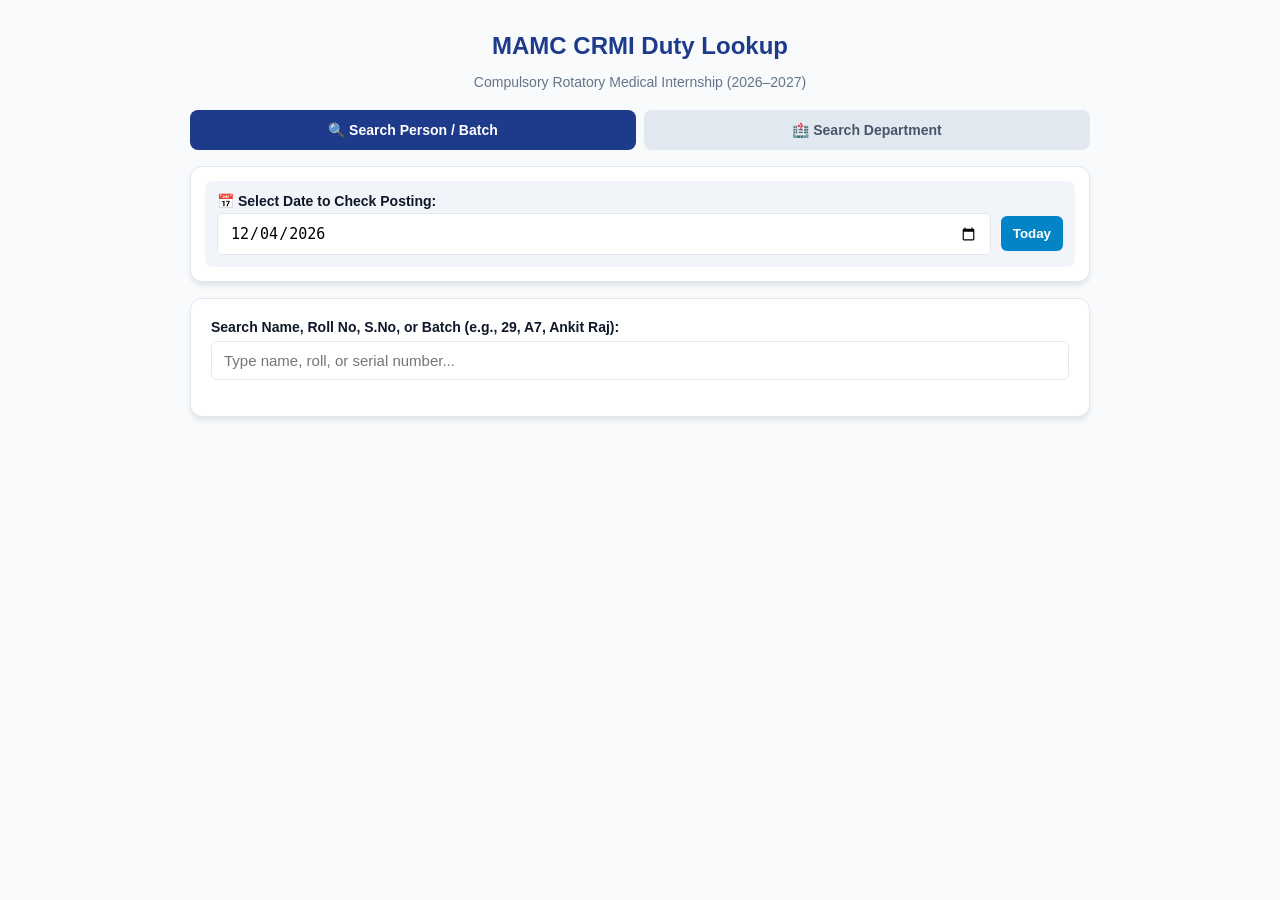
<file: InternshipRoster.html>
<!DOCTYPE html>
<html lang="en">
<head>
  <meta charset="UTF-8">
  <meta name="viewport" content="width=device-width, initial-scale=1.0">
  <title>MAMC CRMI Duty Roster Lookup</title>
  <style>
    :root {
      --primary: #1e3a8a;
      --secondary: #0284c7;
      --bg: #f8fafc;
      --card: #ffffff;
      --text: #0f172a;
      --border: #e2e8f0;
    }
    body {
      font-family: -apple-system, BlinkMacSystemFont, "Segoe UI", Roboto, Helvetica, Arial, sans-serif;
      background: var(--bg);
      color: var(--text);
      margin: 0;
      padding: 16px;
    }
    .container {
      max-width: 900px;
      margin: 0 auto;
    }
    h1 {
      color: var(--primary);
      text-align: center;
      margin-bottom: 4px;
      font-size: 24px;
    }
    .subtitle {
      text-align: center;
      color: #64748b;
      margin-bottom: 20px;
      font-size: 14px;
    }
    .tabs {
      display: flex;
      gap: 8px;
      margin-bottom: 16px;
    }
    .tab-btn {
      flex: 1;
      padding: 12px 8px;
      border: none;
      background: #e2e8f0;
      cursor: pointer;
      font-weight: 600;
      border-radius: 8px;
      color: #475569;
      font-size: 14px;
    }
    .tab-btn.active {
      background: var(--primary);
      color: white;
    }
    .card {
      background: var(--card);
      padding: 20px;
      border-radius: 12px;
      box-shadow: 0 4px 6px -1px rgba(0, 0, 0, 0.1);
      border: 1px solid var(--border);
    }
    .input-group {
      margin-bottom: 16px;
    }
    label {
      display: block;
      font-weight: 600;
      margin-bottom: 6px;
      font-size: 14px;
    }
    input, select {
      width: 100%;
      padding: 10px 12px;
      border: 1px solid var(--border);
      border-radius: 6px;
      box-sizing: border-box;
      font-size: 15px;
    }
    .date-row {
      display: flex;
      gap: 10px;
      align-items: center;
      background: #f1f5f9;
      padding: 12px;
      border-radius: 8px;
      margin-bottom: 16px;
    }
    .date-row input {
      background: white;
    }
    .badge {
      display: inline-block;
      padding: 3px 8px;
      border-radius: 12px;
      background: #e0f2fe;
      color: #0369a1;
      font-weight: bold;
      font-size: 13px;
    }
    .info-banner {
      background: #eff6ff;
      border-left: 4px solid var(--secondary);
      padding: 10px 14px;
      border-radius: 4px;
      margin-bottom: 16px;
      font-size: 14px;
    }
    table {
      width: 100%;
      border-collapse: collapse;
      margin-top: 12px;
      font-size: 14px;
    }
    th, td {
      padding: 10px 8px;
      text-align: left;
      border-bottom: 1px solid var(--border);
    }
    th {
      background: #f1f5f9;
      color: #334155;
    }
    .hidden { display: none; }
  </style>
</head>
<body>

<div class="container">
  <h1>MAMC CRMI Duty Lookup</h1>
  <p class="subtitle">Compulsory Rotatory Medical Internship (2026–2027)</p>

  <div class="tabs">
    <button class="tab-btn active" onclick="switchTab('person')">🔍 Search Person / Batch</button>
    <button class="tab-btn" onclick="switchTab('department')">🏥 Search Department</button>
  </div>

  <!-- SHARED DATE SELECTOR -->
  <div class="card" style="margin-bottom: 16px; padding: 14px;">
    <div class="date-row" style="margin-bottom: 0;">
      <div style="flex: 1;">
        <label for="dutyDate" style="margin-bottom: 4px;">📅 Select Date to Check Posting:</label>
        <input type="date" id="dutyDate" min="2026-05-23" max="2027-05-22" onchange="onDateOrSelectionChange()">
      </div>
      <button onclick="setTodayDate()" style="padding: 10px 12px; border: none; background: var(--secondary); color: white; font-weight: 600; border-radius: 6px; cursor: pointer; margin-top: 18px;">Today</button>
    </div>
  </div>

  <!-- TAB 1: SEARCH BY PERSON -->
  <div id="person-tab" class="card">
    <div class="input-group">
     <label for="studentSearch">Search Name, Roll No, S.No, or Batch (e.g., 29, A7, Ankit Raj):</label>
<input type="text" id="studentSearch" placeholder="Type name, roll, or serial number..." oninput="searchStudent()">

    </div>
    <div id="studentResults" class="results"></div>
  </div>

  <!-- TAB 2: SEARCH BY DEPARTMENT -->
  <div id="department-tab" class="card hidden">
    <div class="input-group">
      <label for="deptSelect">Select Department:</label>
      <select id="deptSelect" onchange="searchDepartment()">
        <option value="">-- Choose Department --</option>
        <option value="PSM">Community Medicine (PSM)</option>
        <option value="Forensic">Forensic Medicine</option>
        <option value="MED">General Medicine</option>
        <option value="Surgery">General Surgery</option>
        <option value="DVL">Dermatology (DVL)</option>
        <option value="ObsGynae">Obstetrics & Gynaecology</option>
        <option value="Psychy">Psychiatry</option>
        <option value="Pediatrics">Pediatrics</option>
        <option value="Caslty">Casualty / Emergency</option>
        <option value="ENT">ENT</option>
        <option value="Ophtha">Ophthalmology</option>
        <option value="Ortho">Orthopedics</option>
        <option value="Anaest">Anesthesia</option>
        <option value="Pulm Med">Pulmonary Medicine (Elective)</option>
        <option value="Radiology">Radiology (Elective)</option>
      </select>
    </div>
    <div id="deptResults" class="results"></div>
  </div>
</div>

<script>
  // --- MASTER DATA (S.NO 1 TO 197) ---
  const interns = [
    { sno: 1, roll: "44562", name: "Aaryan Dangi", batch: "A1" },
    { sno: 2, roll: "44563", name: "Aarzoo Chugh", batch: "A1" },
    { sno: 3, roll: "44564", name: "Aayushi Solanki", batch: "A1" },
    { sno: 4, roll: "44565", name: "Abhishek Kumar", batch: "A1" },
    { sno: 5, roll: "44566", name: "Abhyudita Jha", batch: "A1" },
    { sno: 6, roll: "44567", name: "Aditi Nayak", batch: "A2" },
    { sno: 7, roll: "44568", name: "Aditya Agarwal", batch: "A2" },
    { sno: 8, roll: "44569", name: "Aditya Garg", batch: "A2" },
    { sno: 9, roll: "44570", name: "Aditya Pakhariya", batch: "A2" },
    { sno: 10, roll: "44571", name: "Aditya Prasad", batch: "A2" },
    { sno: 11, roll: "44572", name: "Aditya Sharma", batch: "A3" },
    { sno: 12, roll: "44573", name: "Adnan Jamal", batch: "A3" },
    { sno: 13, roll: "44574", name: "Adwait Mishra", batch: "A3" },
    { sno: 14, roll: "44576", name: "Ajay", batch: "A3" },
    { sno: 15, roll: "44577", name: "Akanksha Rani Gupta", batch: "A4" },
    { sno: 16, roll: "44578", name: "Akshat Goel", batch: "A4" },
    { sno: 17, roll: "44579", name: "Alingti Kichu", batch: "A4" },
    { sno: 18, roll: "44580", name: "Amit Kumar", batch: "A4" },
    { sno: 19, roll: "44581", name: "Amit Rajput", batch: "A5" },
    { sno: 20, roll: "44582", name: "Amitesh Ganesan", batch: "A5" },
    { sno: 21, roll: "44583", name: "Anand Jaiswal", batch: "A5" },
    { sno: 22, roll: "44584", name: "Anand Prakash", batch: "A5" },
    { sno: 23, roll: "44585", name: "Ananya Beriwal", batch: "A6" },
    { sno: 24, roll: "44586", name: "Ananya Narula", batch: "A6" },
    { sno: 25, roll: "44587", name: "Anju Kumari", batch: "A6" },
    { sno: 26, roll: "44588", name: "Anju Meena", batch: "A6" },
    { sno: 27, roll: "44589", name: "Ankit Kumar", batch: "A7" },
    { sno: 28, roll: "44590", name: "Ankit Kumar", batch: "A7" },
    { sno: 29, roll: "44591", name: "Ankit Raj", batch: "A7" },
    { sno: 30, roll: "44592", name: "Ankit Yadav", batch: "A7" },
    { sno: 31, roll: "44593", name: "Anmol Gupta", batch: "A8" },
    { sno: 32, roll: "44594", name: "Anoushka Saini", batch: "A8" },
    { sno: 33, roll: "44595", name: "Ansh Ingale", batch: "A8" },
    { sno: 34, roll: "44596", name: "Anshika Goyal", batch: "A9" },
    { sno: 35, roll: "44597", name: "Anshul", batch: "A9" },
    { sno: 36, roll: "44598", name: "Ansuiya Ahlawat", batch: "A9" },
    { sno: 37, roll: "44599", name: "Apoorv Kumar", batch: "A9" },
    { sno: 38, roll: "44601", name: "Arjun Mahavari", batch: "A9" },
    { sno: 39, roll: "44602", name: "Arkaprava Mondal", batch: "A10" },
    { sno: 40, roll: "44603", name: "Arushi", batch: "A10" },
    { sno: 41, roll: "44604", name: "Aryan Srivastava", batch: "A10" },
    { sno: 42, roll: "44606", name: "Ashish Jain", batch: "A10" },
    { sno: 43, roll: "44607", name: "Ashu Meena", batch: "A11" },
    { sno: 44, roll: "44608", name: "Atharva Mahesh Wattamwar", batch: "A11" },
    { sno: 45, roll: "44609", name: "Ayushi Pal", batch: "A11" },
    { sno: 46, roll: "44611", name: "Bhagya Sri", batch: "A11" },
    { sno: 47, roll: "44613", name: "Bhavya Goyal", batch: "A12" },
    { sno: 48, roll: "44614", name: "Binu Yadav", batch: "A12" },
    { sno: 49, roll: "44616", name: "Chandraj Gautam", batch: "A12" },
    { sno: 50, roll: "44617", name: "Chirag Bansal", batch: "A12" },
    { sno: 51, roll: "44618", name: "Chirag Goyal", batch: "B1" },
    { sno: 52, roll: "44619", name: "Crishell Oricco D Shira", batch: "B1" },
    { sno: 53, roll: "44620", name: "Dhiren Bhardwaj", batch: "B1" },
    { sno: 54, roll: "44621", name: "Dhruv", batch: "B1" },
    { sno: 55, roll: "44622", name: "Dhruv Bansal", batch: "B1" },
    { sno: 56, roll: "44623", name: "Dishant Kundu", batch: "B2" },
    { sno: 57, roll: "44624", name: "Divyansh Miglani", batch: "B2" },
    { sno: 58, roll: "44625", name: "Divyansh Soni", batch: "B2" },
    { sno: 59, roll: "44626", name: "Drishti Sehra", batch: "B2" },
    { sno: 60, roll: "44627", name: "E Teisamanki Garod", batch: "B3" },
    { sno: 61, roll: "44628", name: "Faiza Jabeen", batch: "B3" },
    { sno: 62, roll: "44629", name: "Feona Flavia Ekka", batch: "B3" },
    { sno: 63, roll: "44630", name: "Garima Singh", batch: "B3" },
    { sno: 64, roll: "44631", name: "Geetika", batch: "B4" },
    { sno: 65, roll: "44632", name: "Govind Yadav", batch: "B4" },
    { sno: 66, roll: "44633", name: "Gunjan Sharma", batch: "B4" },
    { sno: 67, roll: "44634", name: "Hardik Dhall", batch: "B4" },
    { sno: 68, roll: "44635", name: "Hardik Jindal", batch: "B5" },
    { sno: 69, roll: "44636", name: "Harsh Vardhan", batch: "B5" },
    { sno: 70, roll: "44637", name: "Harshit Rastogi", batch: "B5" },
    { sno: 71, roll: "44639", name: "Himanshu Sharma", batch: "B5" },
    { sno: 72, roll: "44640", name: "Himanshu Tomar", batch: "B6" },
    { sno: 73, roll: "44641", name: "Himanshu Yadav", batch: "B6" },
    { sno: 74, roll: "44642", name: "Iram Afzal", batch: "B6" },
    { sno: 75, roll: "44643", name: "Isha Aggarwal", batch: "B6" },
    { sno: 76, roll: "44644", name: "Isha Jain", batch: "B7" },
    { sno: 77, roll: "44645", name: "Ishank Jangra", batch: "B7" },
    { sno: 78, roll: "44646", name: "Ishita Das", batch: "B7" },
    { sno: 79, roll: "44647", name: "Ishita Kumari", batch: "B7" },
    { sno: 80, roll: "44648", name: "Ishita Miglani", batch: "B8" },
    { sno: 81, roll: "44649", name: "Jashith Goel", batch: "B8" },
    { sno: 82, roll: "44651", name: "Jitender Kumar Meena", batch: "B8" },
    { sno: 83, roll: "44654", name: "Kanika Bansal", batch: "B8" },
    { sno: 84, roll: "44655", name: "Kanishk Rathor", batch: "B9" },
    { sno: 85, roll: "44656", name: "Karan", batch: "B9" },
    { sno: 86, roll: "44657", name: "Kartikey Joshi", batch: "B9" },
    { sno: 87, roll: "44658", name: "Kashish Jaiswal", batch: "B9" },
    { sno: 88, roll: "44659", name: "Keshav Aggarwal", batch: "B10" },
    { sno: 89, roll: "44660", name: "Ketan Joshi", batch: "B10" },
    { sno: 90, roll: "44661", name: "Khushboo", batch: "B10" },
    { sno: 91, roll: "44662", name: "Khushi Sharma", batch: "B10" },
    { sno: 92, roll: "44663", name: "Kirti", batch: "B11" },
    { sno: 93, roll: "44664", name: "Kopal Jain", batch: "B11" },
    { sno: 94, roll: "44665", name: "Krish Bansiwal", batch: "B11" },
    { sno: 95, roll: "44667", name: "Kunal Sahani", batch: "B11" },
    { sno: 96, roll: "44668", name: "Kundan Lal Koli", batch: "B12" },
    { sno: 97, roll: "44669", name: "Lakshay Gauba", batch: "B12" },
    { sno: 98, roll: "4471", name: "Lata", batch: "B12" },
    { sno: 99, roll: "44672", name: "Lokesh Choudhary", batch: "B12" },
    { sno: 100, roll: "44675", name: "Maimuna Fatima", batch: "C1" },
    { sno: 101, roll: "44676", name: "Mal Rasika Dinesh", batch: "C1" },
    { sno: 102, roll: "44678", name: "Mandava Sri Naga Venkata Hitesh", batch: "C1" },
    { sno: 103, roll: "44679", name: "Manish Kumar", batch: "C1" },
    { sno: 104, roll: "44682", name: "Md Shaquib", batch: "C1" },
    { sno: 105, roll: "44683", name: "Md. Tahir Hussain", batch: "C2" },
    { sno: 106, roll: "44684", name: "Megha Kumari", batch: "C2" },
    { sno: 107, roll: "44685", name: "Mehul Paliwal", batch: "C2" },
    { sno: 108, roll: "44686", name: "Mrinal Garg", batch: "C2" },
    { sno: 109, roll: "44688", name: "Mohit Kumar", batch: "C3" },
    { sno: 110, roll: "44689", name: "Mukesh Yadav", batch: "C3" },
    { sno: 111, roll: "44691", name: "Naman Jagetiya", batch: "C3" },
    { sno: 112, roll: "44692", name: "Nandini", batch: "C3" },
    { sno: 113, roll: "44693", name: "Neeraj Kumar", batch: "C4" },
    { sno: 114, roll: "44696", name: "Nikhil Kumar", batch: "C4" },
    { sno: 115, roll: "44697", name: "Nikhil Singh", batch: "C4" },
    { sno: 116, roll: "44698", name: "Nishtha Chandwani", batch: "C4" },
    { sno: 117, roll: "44699", name: "Nitesh", batch: "C5" },
    { sno: 118, roll: "44701", name: "Nitin Kushwaha", batch: "C5" },
    { sno: 119, roll: "44702", name: "Nitin Yadav", batch: "C5" },
    { sno: 120, roll: "44703", name: "Parshant", batch: "C5" },
    { sno: 121, roll: "44704", name: "Parth Gupta", batch: "C6" },
    { sno: 122, roll: "44705", name: "Pavitra Goyal", batch: "C6" },
    { sno: 123, roll: "44707", name: "Pradeep Rajak", batch: "C6" },
    { sno: 124, roll: "44708", name: "Pragati Bharti", batch: "C6" },
    { sno: 125, roll: "44710", name: "Pranjali Srivastava", batch: "C7" },
    { sno: 126, roll: "44711", name: "Prashant Pachaury", batch: "C7" },
    { sno: 127, roll: "44712", name: "Pratyaksha Singh", batch: "C7" },
    { sno: 128, roll: "44713", name: "Prem Kumar", batch: "C7" },
    { sno: 129, roll: "44715", name: "Prerak Dularia", batch: "C8" },
    { sno: 130, roll: "44717", name: "Priyank Agarwal", batch: "C8" },
    { sno: 131, roll: "44718", name: "Priyanka", batch: "C8" },
    { sno: 132, roll: "44719", name: "Priyansh Singh", batch: "C8" },
    { sno: 133, roll: "44720", name: "Priyanshi", batch: "C9" },
    { sno: 134, roll: "44721", name: "Priyanshu Jaseja", batch: "C9" },
    { sno: 135, roll: "44722", name: "Priyanshu Ranjan", batch: "C9" },
    { sno: 136, roll: "44723", name: "Puneet Jindal", batch: "C9" },
    { sno: 137, roll: "44725", name: "Purwa", batch: "C10" },
    { sno: 138, roll: "44726", name: "Raghav Alawadhi", batch: "C10" },
    { sno: 139, roll: "44728", name: "Rahul Kumar", batch: "C10" },
    { sno: 140, roll: "44729", name: "Rimsha Rehman", batch: "C10" },
    { sno: 141, roll: "44730", name: "Rishab Garg", batch: "C11" },
    { sno: 142, roll: "44731", name: "Rishabh Talwar", batch: "C11" },
    { sno: 143, roll: "44732", name: "Ritiksha Singh", batch: "C11" },
    { sno: 144, roll: "44733", name: "Ritu Chauhan", batch: "C11" },
    { sno: 145, roll: "44734", name: "Ritvik Baweja", batch: "C12" },
    { sno: 146, roll: "44735", name: "Riya Gulati", batch: "C12" },
    { sno: 147, roll: "44736", name: "Rohan Ghuge", batch: "C12" },
    { sno: 148, roll: "44738", name: "Roshan Singh Rajput", batch: "C12" },
    { sno: 149, roll: "44742", name: "Sakshi Choudhary", batch: "D1" },
    { sno: 150, roll: "44743", name: "Sakshi Singh", batch: "D1" },
    { sno: 151, roll: "44744", name: "Sangam Yadav", batch: "D1" },
    { sno: 152, roll: "44745", name: "Sanjna Tandon", batch: "D1" },
    { sno: 153, roll: "44746", name: "Sanya Sheoran", batch: "D1" },
    { sno: 154, roll: "44747", name: "Sarit Swaroop", batch: "D2" },
    { sno: 155, roll: "44748", name: "Sarthak Bakhshi", batch: "D2" },
    { sno: 156, roll: "44749", name: "Sarthak Joshi", batch: "D2" },
    { sno: 157, roll: "44750", name: "Satyajit Mallick", batch: "D2" },
    { sno: 158, roll: "44752", name: "Sawan Kumar", batch: "D3" },
    { sno: 159, roll: "44754", name: "Shantanu Verma", batch: "D3" },
    { sno: 160, roll: "44755", name: "Shaurya Agarwal", batch: "D3" },
    { sno: 161, roll: "44757", name: "Shivam Prasad Mehta", batch: "D3" },
    { sno: 162, roll: "44758", name: "Shivani", batch: "D4" },
    { sno: 163, roll: "44759", name: "Shivani Saini", batch: "D4" },
    { sno: 164, roll: "44760", name: "Shivika Dudani", batch: "D4" },
    { sno: 165, roll: "44761", name: "Shreya Sabherwal", batch: "D4" },
    { sno: 166, roll: "44762", name: "Shreya Singh", batch: "D5" },
    { sno: 167, roll: "44763", name: "Shubham Solanki", batch: "D5" },
    { sno: 168, roll: "44764", name: "Shubhesh Saxena", batch: "D5" },
    { sno: 169, roll: "44765", name: "Siddhant Kumar", batch: "D5" },
    { sno: 170, roll: "44766", name: "Siddharth Kumar", batch: "D6" },
    { sno: 171, roll: "44768", name: "Simran Tatwal", batch: "D6" },
    { sno: 172, roll: "44769", name: "Somyam Kumar", batch: "D6" },
    { sno: 173, roll: "44770", name: "Soni Shlok Mahesh", batch: "D6" },
    { sno: 174, roll: "44771", name: "Sourabh Yadav", batch: "D7" },
    { sno: 175, roll: "44772", name: "Sourav Kumar", batch: "D7" },
    { sno: 176, roll: "44773", name: "Sparsh Mittal", batch: "D7" },
    { sno: 177, roll: "44774", name: "Srinjoy Mukherjee", batch: "D7" },
    { sno: 178, roll: "44775", name: "Sween Khurana", batch: "D8" },
    { sno: 179, roll: "44776", name: "Tanish Tewari", batch: "D8" },
    { sno: 180, roll: "44781", name: "Tushar Kumar", batch: "D8" },
    { sno: 181, roll: "44782", name: "Urvashi Negi", batch: "D8" },
    { sno: 182, roll: "44783", name: "Utkarsh", batch: "D9" },
    { sno: 183, roll: "44784", name: "Vaibhav Chaudhary", batch: "D9" },
    { sno: 184, roll: "44785", name: "Vaibhav Dhiman", batch: "D9" },
    { sno: 185, roll: "44786", name: "Vaibhav Gupta", batch: "D9" },
    { sno: 186, roll: "44787", name: "Vaibhav Jain", batch: "D10" },
    { sno: 187, roll: "44788", name: "Varun Sharma", batch: "D10" },
    { sno: 188, roll: "44789", name: "Vidya Sagar", batch: "D10" },
    { sno: 189, roll: "44790", name: "Vikrant Kumar Mishra", batch: "D10" },
    { sno: 190, roll: "44791", name: "Vipul", batch: "D11" },
    { sno: 191, roll: "44793", name: "Vivek", batch: "D11" },
    { sno: 192, roll: "44794", name: "Yachika Rohilla", batch: "D11" },
    { sno: 193, roll: "44795", name: "Yash", batch: "D11" },
    { sno: 194, roll: "44796", name: "Yash Thakur", batch: "D12" },
    { sno: 195, roll: "44797", name: "Yashika Sharma", batch: "D12" },
    { sno: 196, roll: "44798", name: "Yashvi Jain", batch: "D12" },
    { sno: 197, roll: "44799", name: "Yogesh Kumar", batch: "D12" }
  ];

  // 52 WEEK DATES DATABASE
  const weeksData = [
    { wk: 1, start: "2026-05-23", end: "2026-05-29", block: "Block 1" },
    { wk: 2, start: "2026-05-30", end: "2026-06-05", block: "Block 1" },
    { wk: 3, start: "2026-06-06", end: "2026-06-12", block: "Block 1" },
    { wk: 4, start: "2026-06-13", end: "2026-06-19", block: "Block 1" },
    { wk: 5, start: "2026-06-20", end: "2026-06-26", block: "Block 1" },
    { wk: 6, start: "2026-06-27", end: "2026-07-03", block: "Block 1" },
    { wk: 7, start: "2026-07-04", end: "2026-07-10", block: "Block 1" },
    { wk: 8, start: "2026-07-11", end: "2026-07-17", block: "Block 1" },
    { wk: 9, start: "2026-07-18", end: "2026-07-24", block: "Block 1" },
    { wk: 10, start: "2026-07-25", end: "2026-07-31", block: "Block 1" },
    { wk: 11, start: "2026-08-01", end: "2026-08-07", block: "Block 1" },
    { wk: 12, start: "2026-08-08", end: "2026-08-14", block: "Block 1" },
    { wk: 13, start: "2026-08-15", end: "2026-08-21", block: "Block 1" },
    { wk: 14, start: "2026-08-22", end: "2026-08-28", block: "Block 2" },
    { wk: 15, start: "2026-08-29", end: "2026-09-04", block: "Block 2" },
    { wk: 16, start: "2026-09-05", end: "2026-09-11", block: "Block 2" },
    { wk: 17, start: "2026-09-12", end: "2026-09-18", block: "Block 2" },
    { wk: 18, start: "2026-09-19", end: "2026-09-25", block: "Block 2" },
    { wk: 19, start: "2026-09-26", end: "2026-10-02", block: "Block 2" },
    { wk: 20, start: "2026-10-03", end: "2026-10-09", block: "Block 2" },
    { wk: 21, start: "2026-10-10", end: "2026-10-16", block: "Block 2" },
    { wk: 22, start: "2026-10-17", end: "2026-10-23", block: "Block 2" },
    { wk: 23, start: "2026-10-24", end: "2026-10-30", block: "Block 2" },
    { wk: 24, start: "2026-10-31", end: "2026-11-06", block: "Block 2" },
    { wk: 25, start: "2026-11-07", end: "2026-11-13", block: "Block 2" },
    { wk: 26, start: "2026-11-14", end: "2026-11-20", block: "Block 2" },
    { wk: 27, start: "2026-11-21", end: "2026-11-27", block: "Block 3" },
    { wk: 28, start: "2026-11-28", end: "2026-12-04", block: "Block 3" },
    { wk: 29, start: "2026-12-05", end: "2026-12-11", block: "Block 3" },
    { wk: 30, start: "2026-12-12", end: "2026-12-18", block: "Block 3" },
    { wk: 31, start: "2026-12-19", end: "2026-12-25", block: "Block 3" },
    { wk: 32, start: "2026-12-26", end: "2027-01-01", block: "Block 3" },
    { wk: 33, start: "2027-01-02", end: "2027-01-08", block: "Block 3" },
    { wk: 34, start: "2027-01-09", end: "2027-01-15", block: "Block 3" },
    { wk: 35, start: "2027-01-16", end: "2027-01-22", block: "Block 3" },
    { wk: 36, start: "2027-01-23", end: "2027-01-29", block: "Block 3" },
    { wk: 37, start: "2027-01-30", end: "2027-02-05", block: "Block 3" },
    { wk: 38, start: "2027-02-06", end: "2027-02-12", block: "Block 3" },
    { wk: 39, start: "2027-02-13", end: "2027-02-19", block: "Block 3" },
    { wk: 40, start: "2027-02-20", end: "2027-02-26", block: "Block 4" },
    { wk: 41, start: "2027-02-27", end: "2027-03-05", block: "Block 4" },
    { wk: 42, start: "2027-03-06", end: "2027-03-12", block: "Block 4" },
    { wk: 43, start: "2027-03-13", end: "2027-03-19", block: "Block 4" },
    { wk: 44, start: "2027-03-20", end: "2027-03-26", block: "Block 4" },
    { wk: 45, start: "2027-03-27", end: "2027-04-02", block: "Block 4" },
    { wk: 46, start: "2027-04-03", end: "2027-04-09", block: "Block 4" },
    { wk: 47, start: "2027-04-10", end: "2027-04-16", block: "Block 4" },
    { wk: 48, start: "2027-04-17", end: "2027-04-23", block: "Block 4" },
    { wk: 49, start: "2027-04-24", end: "2027-04-30", block: "Block 4" },
    { wk: 50, start: "2027-05-01", end: "2027-05-07", block: "Block 4" },
    { wk: 51, start: "2027-05-08", end: "2027-05-14", block: "Block 4" },
    { wk: 52, start: "2027-05-15", end: "2027-05-22", block: "Block 4" }
  ];

  // SUBDIVISION WEEKLY SCHEDULE MAPPING FOR ALL 48 SUBDIVISIONS (A1-D12)
  function getPostingForSubdivision(subdiv, weekNum) {
    const group = subdiv.charAt(0);
    const num = parseInt(subdiv.substring(1));
    const relativeWk = ((weekNum - 1) % 13) + 1; // 1 to 13 within a block

    // BLOCK 1 (Wks 1-13): A = PSM/FM, B = Med/Surg/DVL, C = ObsGyn/Electives, D = Short Subjects
    // BLOCK 2 (Wks 14-26): A = Short, B = PSM/FM, C = Med/Surg/DVL, D = ObsGyn/Electives
    // BLOCK 3 (Wks 27-39): A = ObsGyn/Electives, B = Short, C = PSM/FM, D = Med/Surg/DVL
    // BLOCK 4 (Wks 40-52): A = Med/Surg/DVL, B = ObsGyn/Electives, C = Short, D = PSM/FM

    let blockType = '';
    if (weekNum <= 13) blockType = group === 'A' ? 'PSM_FM' : group === 'B' ? 'MED_SURG' : group === 'C' ? 'OBS_ELECT' : 'SHORT';
    else if (weekNum <= 26) blockType = group === 'A' ? 'SHORT' : group === 'B' ? 'PSM_FM' : group === 'C' ? 'MED_SURG' : 'OBS_ELECT';
    else if (weekNum <= 39) blockType = group === 'A' ? 'OBS_ELECT' : group === 'B' ? 'SHORT' : group === 'C' ? 'PSM_FM' : 'MED_SURG';
    else blockType = group === 'A' ? 'MED_SURG' : group === 'B' ? 'OBS_ELECT' : group === 'C' ? 'SHORT' : 'PSM_FM';

    // 1. PSM & Forensic Block Logic
    if (blockType === 'PSM_FM') {
      return num === relativeWk ? 'Forensic' : 'PSM';
    }

    // 2. Med, Surg, DVL Block Logic
    if (blockType === 'MED_SURG') {
      if (num <= 6) {
        if (num === relativeWk) return 'DVL';
        return relativeWk <= 7 ? 'MED' : 'Surgery';
      } else {
        if (num === relativeWk) return 'DVL';
        return relativeWk <= 6 ? 'Surgery' : 'MED';
      }
    }

    // 3. ObsGynae, Psychiatry, Electives Block Logic
    if (blockType === 'OBS_ELECT') {
      // Rotation order variations based on subgroup
      if (num <= 5) {
        if (relativeWk <= 7) return 'ObsGynae';
        if (num === 1 || num === 2) return relativeWk <= 9 ? 'Radiology' : relativeWk <= 11 ? 'Pulm Med' : 'Psychy';
        if (num === 3 || num === 4) return relativeWk <= 9 ? 'Psychy' : relativeWk <= 11 ? 'Radiology' : 'Pulm Med';
        return relativeWk <= 9 ? 'Pulm Med' : relativeWk <= 11 ? 'Psychy' : 'Radiology';
      } else if (num <= 7) {
        if (num === 6) {
          if (relativeWk === 3 || relativeWk === 8 || relativeWk === 9) return 'Pulm Med';
          if (relativeWk === 4 || relativeWk === 10 || relativeWk === 11) return 'Psychy';
          if (relativeWk === 1 || relativeWk === 2 || relativeWk === 12 || relativeWk === 13) return 'Radiology';
          return 'ObsGynae';
        } else {
          if (relativeWk <= 2) return 'Radiology';
          if (relativeWk <= 4) return 'Pulm Med';
          if (relativeWk <= 6) return 'Psychy';
          return 'ObsGynae';
        }
      } else {
        if (relativeWk >= 7) return 'ObsGynae';
        if (num === 8) return relativeWk <= 2 ? 'Radiology' : relativeWk <= 4 ? 'Pulm Med' : 'Psychy';
        if (num === 9 || num === 10) return relativeWk <= 2 ? 'Psychy' : relativeWk <= 4 ? 'Radiology' : 'Pulm Med';
        if (num === 11 || num === 12) return relativeWk <= 2 ? 'Pulm Med' : relativeWk <= 4 ? 'Psychy' : 'Radiology';
      }
    }

    // 4. Short Subjects Block Logic
    if (blockType === 'SHORT') {
      const shortSequence = ['Pediatrics', 'Pediatrics', 'Pediatrics', 'Anaest', 'Anaest', 'Caslty', 'Caslty', 'ENT', 'ENT', 'Ophtha', 'Ophtha', 'Ortho', 'Ortho'];
      let offset = 0;
      if (num === 3 || num === 4) offset = 11;
      else if (num === 5 || num === 6) offset = 9;
      else if (num === 7 || num === 8) offset = 7;
      else if (num === 9 || num === 10) offset = 5;
      else if (num === 11 || num === 12) offset = 3;

      const idx = (relativeWk - 1 + offset) % 13;
      return shortSequence[idx];
    }

    return 'General Duty';
  }

  // INITIALIZE DATES
  window.onload = function() {
    setTodayDate();
  };

  function setTodayDate() {
    const today = new Date().toISOString().split('T')[0];
    const dateInput = document.getElementById('dutyDate');
    
    // Default to valid internship date if today is outside bounds
    if (today < "2026-05-23" || today > "2027-05-22") {
      dateInput.value = "2026-05-23";
    } else {
      dateInput.value = today;
    }
    onDateOrSelectionChange();
  }

  function getSelectedWeek() {
    const selectedDate = document.getElementById('dutyDate').value;
    for (let w of weeksData) {
      if (selectedDate >= w.start && selectedDate <= w.end) return w;
    }
    return weeksData[0]; // fallback
  }

  function onDateOrSelectionChange() {
    const activeTab = document.getElementById('person-tab').classList.contains('hidden') ? 'dept' : 'person';
    if (activeTab === 'person') searchStudent();
    else searchDepartment();
  }

  function switchTab(tab) {
    document.querySelectorAll('.tab-btn').forEach(b => b.classList.remove('active'));
    document.getElementById('person-tab').classList.add('hidden');
    document.getElementById('department-tab').classList.add('hidden');

    if (tab === 'person') {
      document.querySelectorAll('.tab-btn')[0].classList.add('active');
      document.getElementById('person-tab').classList.remove('hidden');
      searchStudent();
    } else {
      document.querySelectorAll('.tab-btn')[1].classList.add('active');
      document.getElementById('department-tab').classList.remove('hidden');
      searchDepartment();
    }
  }

  function searchStudent() {
    const query = document.getElementById('studentSearch').value.toLowerCase().trim();
    const resDiv = document.getElementById('studentResults');
    if (!query) { resDiv.innerHTML = ''; return; }

      const matches = interns.filter(i => 
      i.name.toLowerCase().includes(query) || 
      i.roll.includes(query) || 
      i.batch.toLowerCase() === query ||
      i.sno.toString() === query
    );


    if (matches.length === 0) {
      resDiv.innerHTML = '<p>No interns found matching your search.</p>';
      return;
    }

    const weekInfo = getSelectedWeek();

    let html = '';
    matches.forEach(student => {
      const activePosting = getPostingForSubdivision(student.batch, weekInfo.wk);

      html += `
        <div style="border-bottom: 1px solid var(--border); padding: 12px 0;">
          <h3>${student.name} <span class="badge">Subdivision ${student.batch}</span></h3>
          <p><strong>Roll No:</strong> ${student.roll} | <strong>S.No:</strong> ${student.sno}</p>
          
          <div class="info-banner">
            📍 <strong>Posting on Selected Date (${weekInfo.start} to ${weekInfo.end}):</strong><br>
            <span style="font-size: 16px; color: var(--primary); font-weight: bold;">${activePosting}</span> 
            <span style="font-size: 13px; color: #64748b;">(Week ${weekInfo.wk} • ${weekInfo.block})</span>
          </div>

          <details>
            <summary style="cursor: pointer; color: var(--secondary); font-weight: 600;">View 52-Week Full Roster Timeline</summary>
            <div style="max-height: 250px; overflow-y: auto; margin-top: 8px;">
              <table>
                <thead>
                  <tr><th>Wk</th><th>Date Range</th><th>Department Posting</th></tr>
                </thead>
                <tbody>
                  ${weeksData.map(w => {
                    const post = getPostingForSubdivision(student.batch, w.wk);
                    const isSelected = w.wk === weekInfo.wk;
                    return `
                      <tr ${isSelected ? 'style="background: #e0f2fe; font-weight: bold;"' : ''}>
                        <td>W${w.wk}</td>
                        <td>${w.start} to ${w.end}</td>
                        <td>${post}</td>
                      </tr>
                    `;
                  }).join('')}
                </tbody>
              </table>
            </div>
          </details>
        </div>
      `;
    });

    resDiv.innerHTML = html;
  }

  function searchDepartment() {
    const dept = document.getElementById('deptSelect').value;
    const resDiv = document.getElementById('deptResults');
    if (!dept) { resDiv.innerHTML = ''; return; }

    const weekInfo = getSelectedWeek();

    // Scan all 48 subdivisions (A1-D12) for matching active posting in the selected week
    const activeSubdivisions = [];
    const groups = ['A', 'B', 'C', 'D'];
    
    groups.forEach(g => {
      for (let i = 1; i <= 12; i++) {
        const sub = g + i;
        if (getPostingForSubdivision(sub, weekInfo.wk) === dept) {
          activeSubdivisions.push(sub);
        }
      }
    });

    const activeInterns = interns.filter(i => activeSubdivisions.includes(i.batch));

    let html = `
      <div class="info-banner">
        🏥 <strong>${dept} Roster</strong> for Week ${weekInfo.wk} (${weekInfo.start} to ${weekInfo.end})<br>
        <strong>Posted Subdivisions:</strong> ${activeSubdivisions.length > 0 ? activeSubdivisions.map(s => `<span class="badge" style="margin-right: 4px;">${s}</span>`).join('') : 'None'}
      </div>
    `;

    if (activeInterns.length === 0) {
      html += '<p>No interns are posted in this department during the selected week.</p>';
    } else {
      html += `
        <table>
          <thead>
            <tr><th>S.No</th><th>Roll No</th><th>Name</th><th>Subdivision</th></tr>
          </thead>
          <tbody>
            ${activeInterns.map(i => `
              <tr>
                <td>${i.sno}</td>
                <td>${i.roll}</td>
                <td><b>${i.name}</b></td>
                <td><span class="badge">${i.batch}</span></td>
              </tr>
            `).join('')}
          </tbody>
        </table>
      `;
    }

    resDiv.innerHTML = html;
  }
</script>

</body>
</html>
</file>
